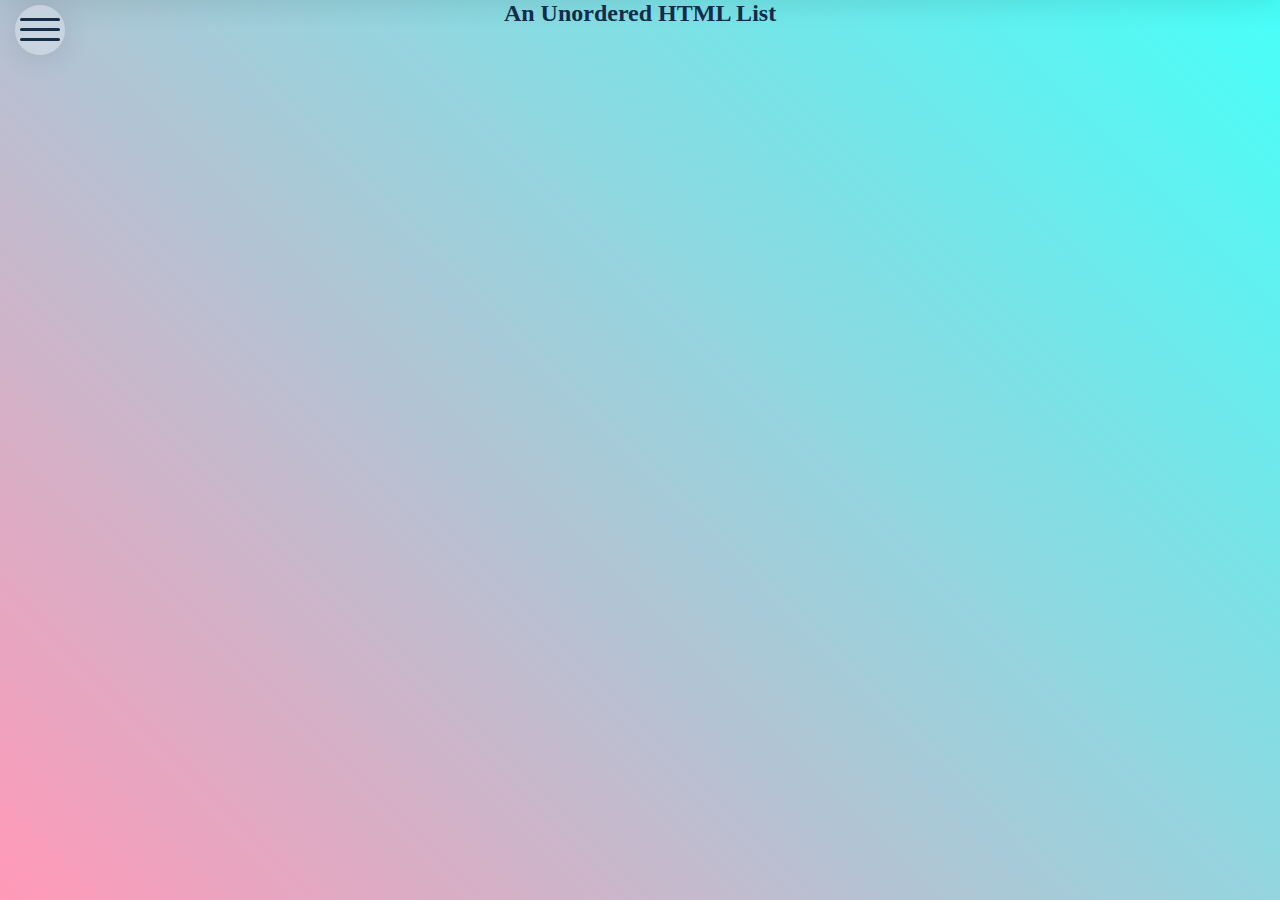
<file: day1-basic/index.html>
<!DOCTYPE html>
<html lang="en">
<head>
    <meta charset="UTF-8">
    <meta name="viewport" content="width=device-width, initial-scale=1.0">
    <title>My Magic Page</title>
    <link rel="stylesheet" href="style.css">
</head>
<body>
    <nav class="navigation">
        <input type="checkbox" name="checkbox" id="navigationCheckbox">
        <span id="burger"></span>
            <h2>An Unordered HTML List</h2>
            <!-- <dl>
                <dt>An Unordered HTML List</dt>
                    <dd>
                    </dd>
            </dl> -->
            <ul  class="nav-menu">
                <li>Coffee</li>
                <li>Tea</li>
                <li>Milk</li>
                <li>Eggs</li>
                <li>Meat</li>
            </ul>
    </nav>
    
    
    
    

</body>
</html>
</file>
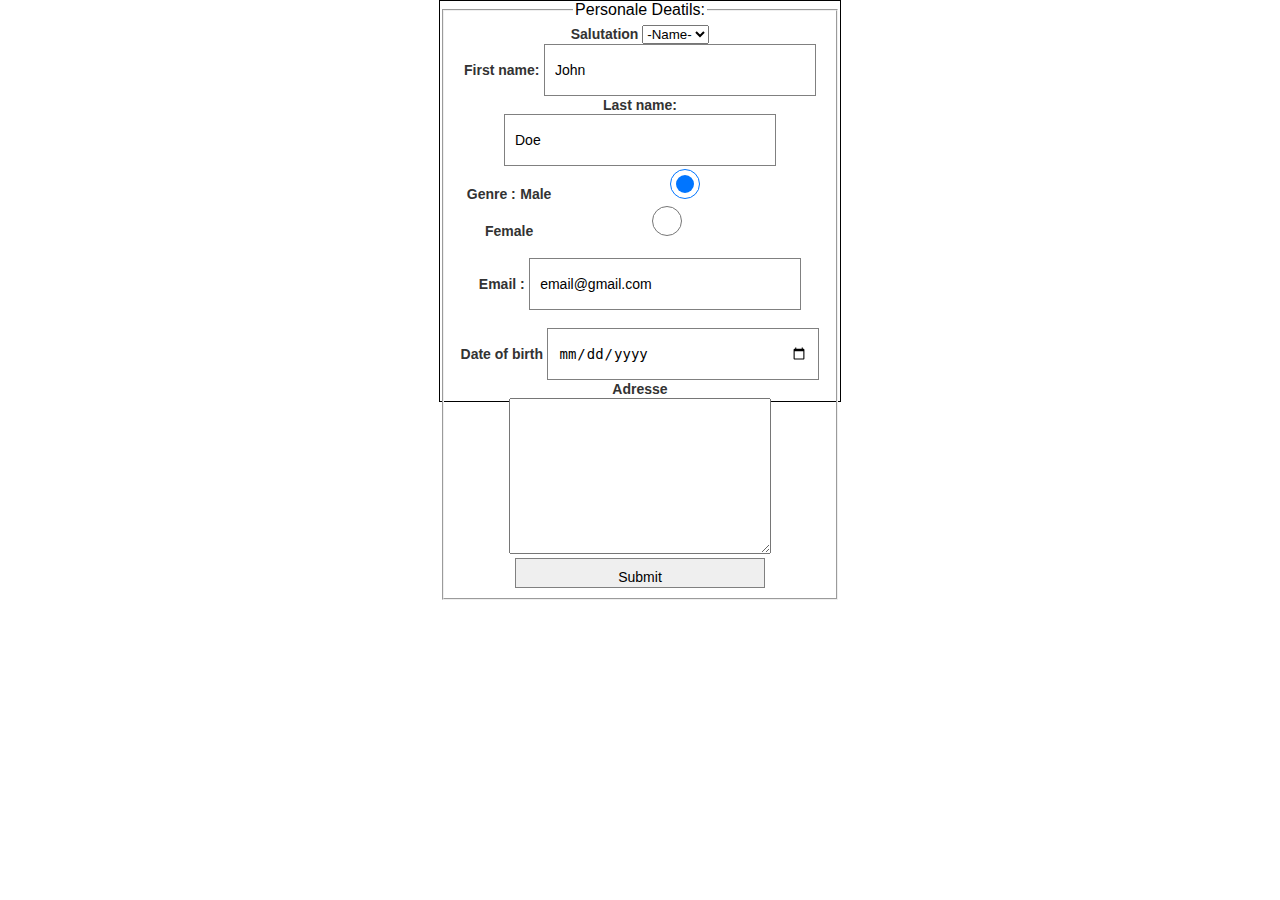
<file: Day3-CSS/index.html>
<!DOCTYPE html>
<html lang="en">
<head>
    <meta charset="UTF-8">
    <meta name="viewport" content="width=device-width, initial-scale=1.0">
    <title>sign-up page</title>
    <link rel="stylesheet" href="style.css">
</head>
<body>
<div class="container">
    <form action="/action_page.php">
        <fieldset>
          <legend>Personale Deatils:</legend>
          <label for="Salutation">Salutation
            <select name="" id="" >
                <option value="-Name-">-Name-</option>
            </select>
          </label>
          <br>
          <label for="fname">First name:</label>
          <input type="text" id="fname" name="fname" value="John"><br>
          <label for="lname">Last name:</label><br>
          <input type="text" id="lname" name="lname" value="Doe"><br>
          <label for="lname">Genre :</label>
            <label for="">Male
                <input type="radio" id="male" name="male" value="male" checked>
            </label>
            <label for="">
                 Female 
                <input type="radio" id="lname" name="male" value="female">
            </label>
          <br><br>
          <label for="">Email :</label>
          <input type="email" id="lname" name="lname" value="email@gmail.com"><br><br>
          <label for="">Date of birth</label>
          <input type="date" name="date" id=""><br>
          <label for="">Adresse</label><br>
          <textarea name="adresse" id="" cols="30" rows="10"></textarea><br>
          <input type="submit" value="Submit">
        </fieldset>
      </form>
    </div>
</body>
</html>
</file>
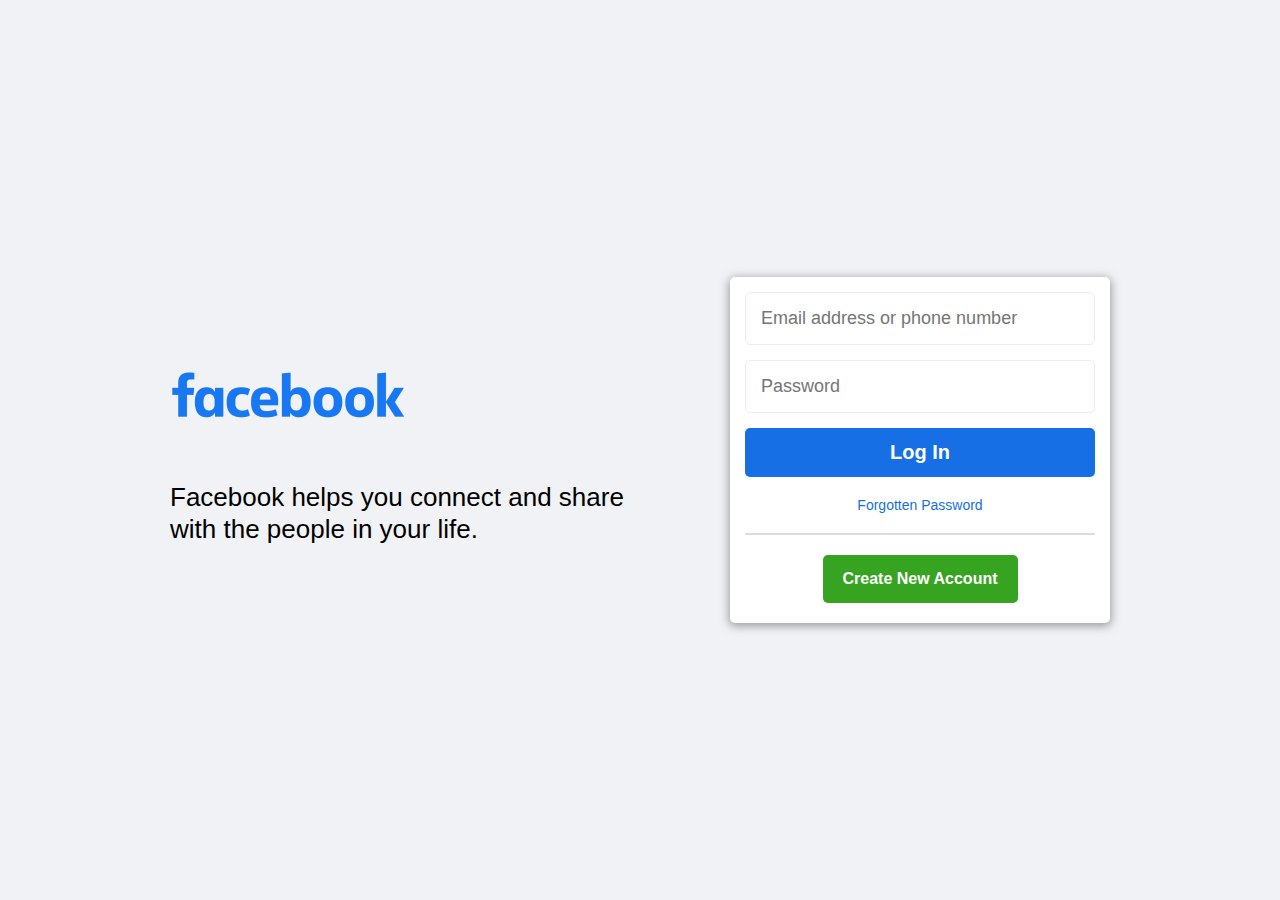
<file: day4-fb-page/index.html>
<!DOCTYPE html>
<html lang="en">
<head>
    <meta charset="UTF-8">
    <meta name="viewport" content="width=device-width, initial-scale=1.0">
    <title>Facebook- login Fom</title>
    <link rel="stylesheet" href="style.css">
</head>
<body>
    <div class="box">
        <div class="title-box">
          <img src="Facebook.png" alt="Facebook">
          <p>Facebook helps you connect and share with the people in your life.</p>
        </div>
        <div class="form-box">
          <form action="#">
            <input type="text" placeholder="Email address or phone number">
            <input type="password" placeholder="Password">
            <button type="submit">Log In</button>
            <a href="#">Forgotten Password</a>
          </form>
          <hr>
          <div class="create-btn">
            <a href="" target="_blank">Create New Account</a>
          </div>
        </div>
      </div>
</body>
</html>
</file>
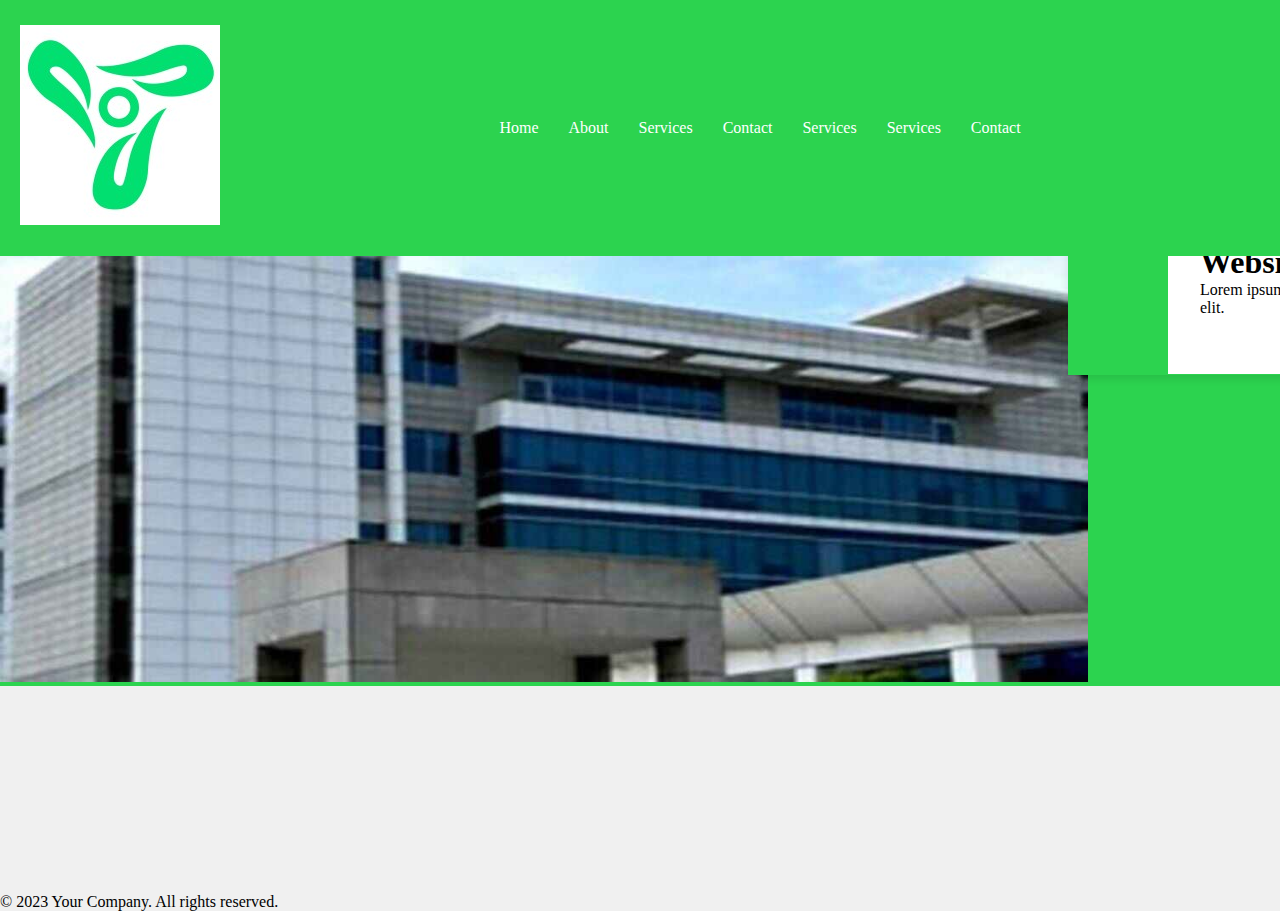
<file: day5-jbt/index.html>
<!DOCTYPE html>
<html lang="en">
<head>
  <meta charset="UTF-8">
  <meta name="viewport" content="width=device-width, initial-scale=1.0">
  <link rel="stylesheet" href="style.css">
  <title>Fixed NavBar</title>
</head>
<body>
  <header class="navbar" 
  style="padding-top: 25px;width: 100%;padding-left: 20px;padding-bottom: 25px;">
    <div class="logo">
      <img src="logo.jpg" alt="" srcset="">
    </div>
    <nav>
      <ul>
        <li><a href="#home">Home</a></li>
        <li><a href="#about">About</a></li>
        <li><a href="#services">Services</a></li>
        <li><a href="#contact">Contact</a></li>
        <li><a href="#services">Services</a></li>
        <li><a href="#services">Services</a></li>
        <li><a href="#contact">Contact</a></li>
      </ul>
    </nav>
  </header>

  <main>
    <section id="home">
        <div class="image-container"  style="background-color: #2cd34f;">
            <img src="bacgr.jpg" alt="Your Image" style="width: 85%;">
        </div>
        <div class="box">
            <h1>Welcome to Our Website</h1>
            <p>Lorem ipsum dolor sit amet, consectetur adipiscing elit.</p>
            <button>Learn More  <i class="fa-light fa-arrow-right-long"></i></button>
        </div> 
          <button  class="plus">+</button>
          <button  class="moins">-</button>
        <div class="social">

        </div>
    </section>
    <section id="about">
      <!-- Your content goes here -->
    </section>

    <section id="services">
    
    </section>

    <section id="contact">
      
    </section>
  </main>

  <footer>
    <p>&copy; 2023 Your Company. All rights reserved.</p>
  </footer>
  
</body>
</html>
</file>
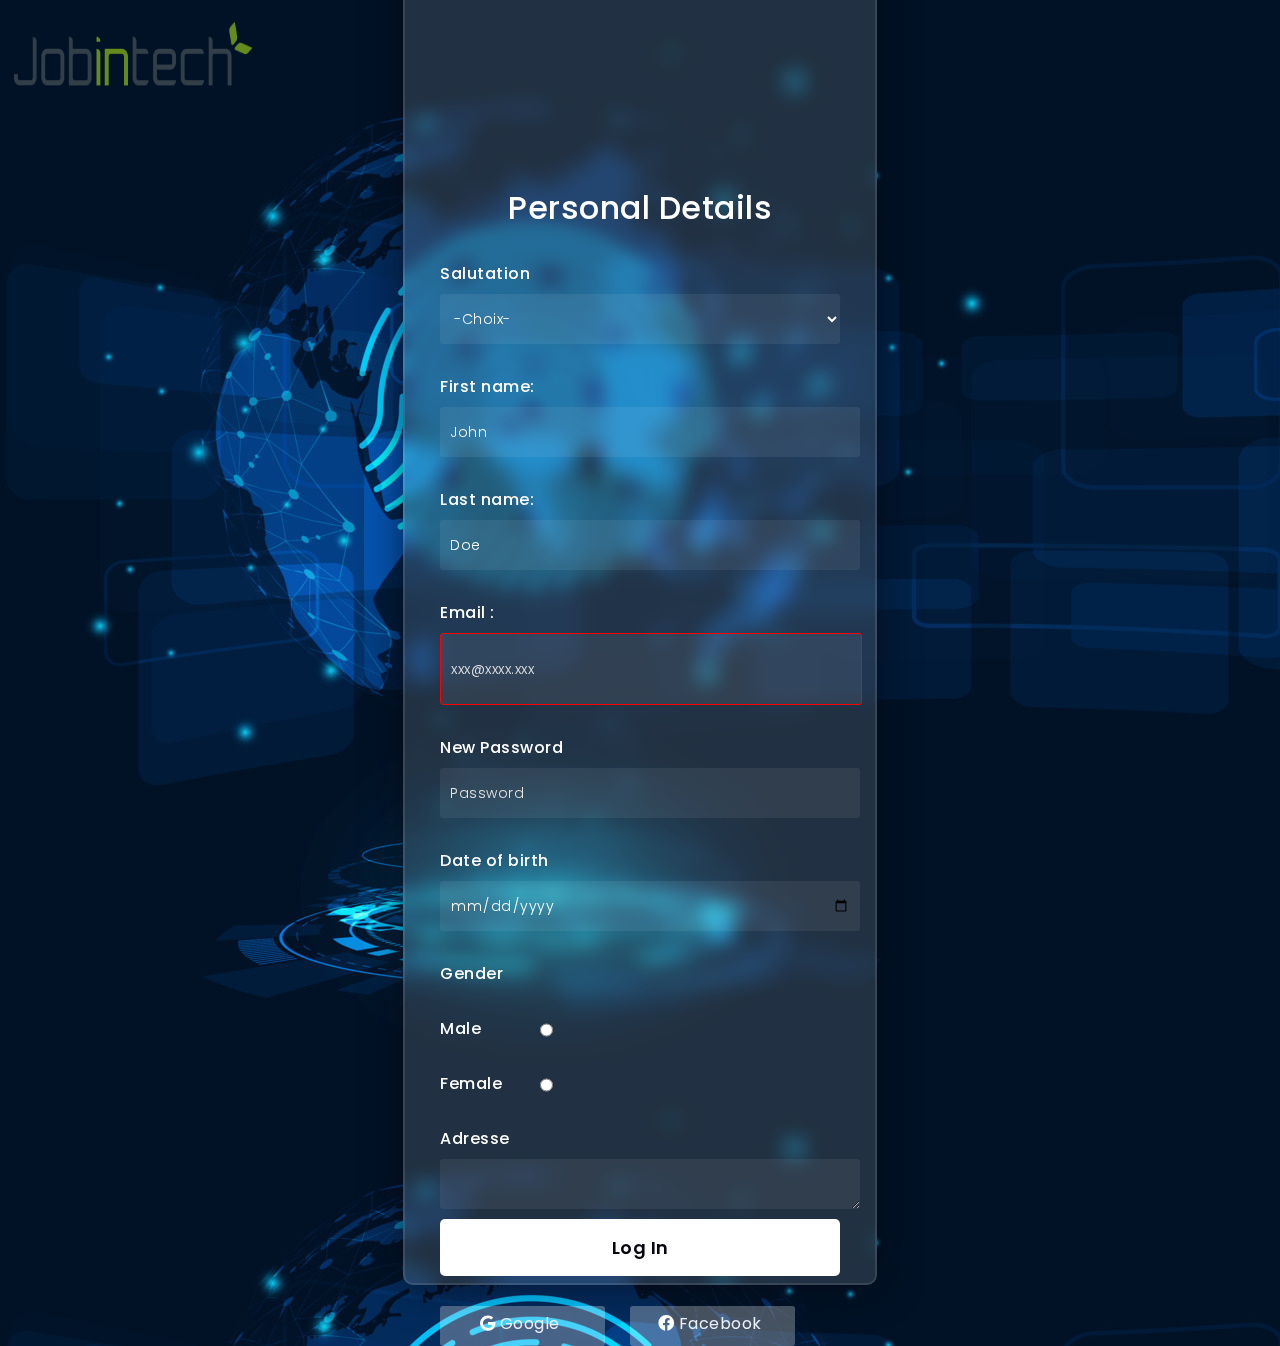
<file: Form-advance/index.html>
<!DOCTYPE html>
<html lang="en">
<head>
    <title>Formulaire Advanced </title>
    <link rel="preconnect" href="https://fonts.gstatic.com">
    <link rel="stylesheet" href="https://cdnjs.cloudflare.com/ajax/libs/font-awesome/5.15.4/css/all.min.css">
    <link href="https://fonts.googleapis.com/css2?family=Poppins:wght@300;500;600&display=swap" rel="stylesheet">
    <link rel="stylesheet" href="style.css">
</head>
<body>
    <img src="logo-in.png" alt="logo Jobintech">
    <form>
        <h3>Personal Details  </h3>
        <label for="Salutation"> Salutation
            <select name="" id="Salutation" >
                <option value="-Name-">-Choix-</option>
                <option value="-Name-">-Bonjour-</option>
                <option value="-Name-">-Bonsoir-</option>
            </select>
        </label>
        <label for="fname">First name:</label>
        <input type="text" id="fname" name="fname" value="John" placeholder="First Name" required>
        <label for="lname">Last name:</label>
        <input type="text" id="lname" name="lname" value="Doe" placeholder="Last Name" required>
        <label for="email">Email :</label>
        <input type="email" id="lname" name="lname" value=""  placeholder="xxx@xxxx.xxx" required>
        <label for="password">New Password</label><input type="password" placeholder="Password" id="password" required>
        <label for="">Date of birth</label><input type="date" name="date" id="" required>
        <div>
            <label for="Gender">Gender</label>
            <label for="">Male<input type="radio" name="male" id="Genre"></label>
            <label for="">Female<input type="radio" name="male" id="Genre"></label>
        </div>
        <label for="">Adresse</label>
          <textarea name="adresse" id="" cols="30" rows="30"></textarea>
        <button>Log In</button>
        <div class="social">
          <div class="go"><i class="fab fa-google"></i>Google</div>
          <div class="fb"><i class="fab fa-facebook"></i>Facebook</div>
        </div>
    </form>
</body>
</html>
</file>
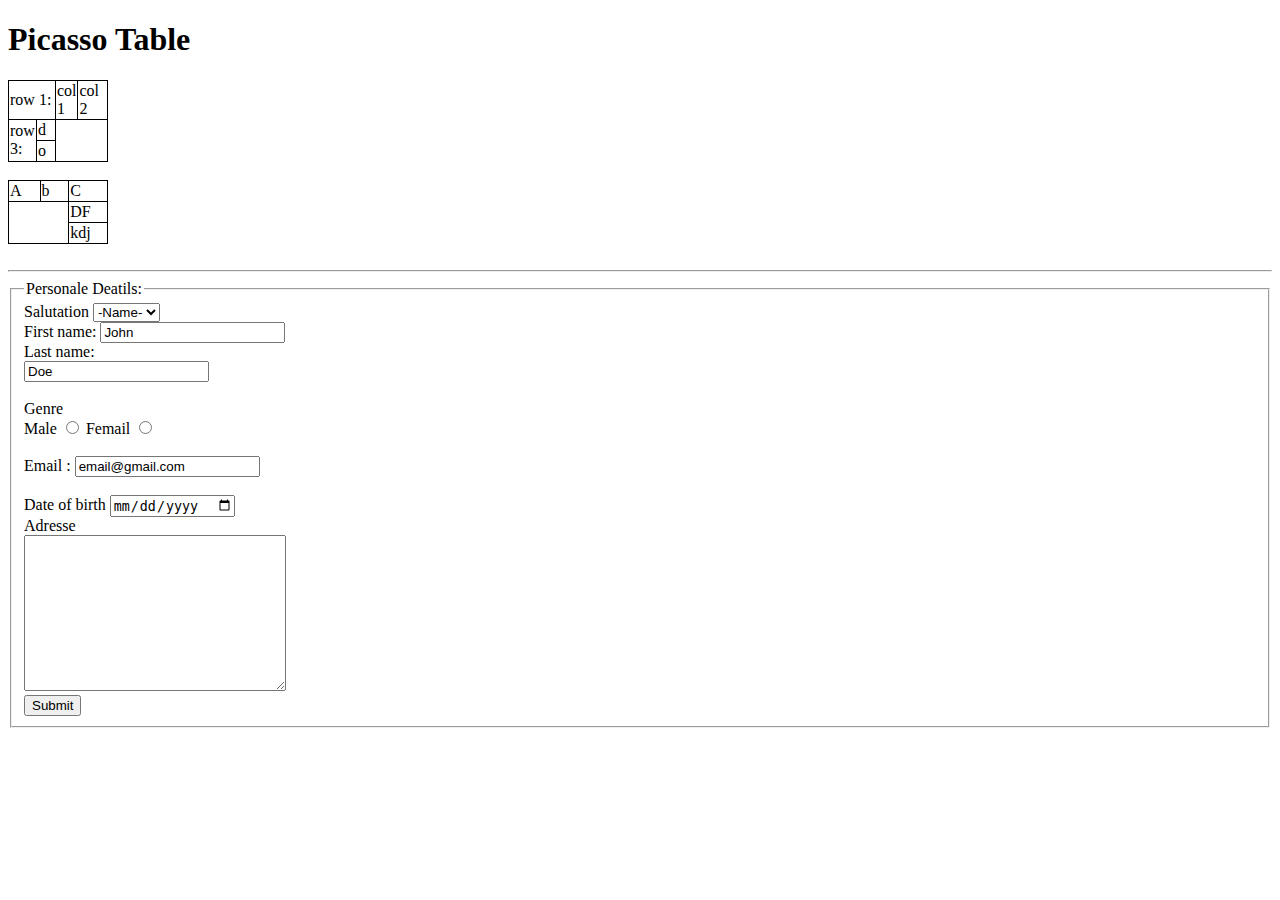
<file: Day 2 -table and form/Day2-challange.html>
<!DOCTYPE html>
<html lang="en">
<head>
    <meta charset="UTF-8">
    <meta name="viewport" content="width=device-width, initial-scale=1.0">
    <title>Picasso Table / Signup Form</title>
    <style>
        table, th, td {
            border: 1px solid black;
            border-collapse: collapse;
            width: 100px;
         }
    </style>
</head>
<body>
    <h1>Picasso Table</h1> 
    <table>
        <tr>
          <td colspan="3">row 1:</td>
          <td colspan="3">col 1</td>
          <td>col 2</td>
        </tr>
        <tr>
            <td colspan="2"  rowspan="2">row 3:</td>
            <td>d</td>
        </tr>
        <tr>
            <td>o</td>
        </tr>
 </table>
    <br>
        <table >
            <tr>
                <td>A</td>
                <td>b</td>
                <td>C</td>
            </tr>
            <tr>
                <td colspan="2" rowspan="2">&nbsp;</td>
                <td>DF</td>
            </tr>
            <tr>
            <!-- <td> from prev <tr> here with colspan="2" and rowspan="2" -->
            <td>kdj</td>
            </tr>
        </table>
<br>

<hr>
<form action="/action_page.php">
    <fieldset>
      <legend>Personale Deatils:</legend>
      <label for="Salutation">Salutation
        <select name="" id="" >
            <option value="-Name-">-Name-</option>
        </select>
      </label><br>
      <label for="fname">First name:</label>
      <input type="text" id="fname" name="fname" value="John"><br>
      <label for="lname">Last name:</label><br>
      <input type="text" id="lname" name="lname" value="Doe"><br><br>
      <label for="lname">Genre </label><br>
      <label for="">Male</label>
      <input type="radio" id="lname" name="male" value="male">
      <label for="">Femail
      </label>
      <input type="radio" id="lname" name="female" value="female">
      <br><br>
      <label for="">Email :</label>
      <input type="email" id="lname" name="lname" value="email@gmail.com"><br><br>
      <label for="">Date of birth</label>
      <input type="date" name="date" id=""><br>
      <label for="">Adresse</label><br>
      <textarea name="adresse" id="" cols="30" rows="10"></textarea><br>
      <input type="submit" value="Submit">
    </fieldset>
  </form>
</body>
</html>
</file>
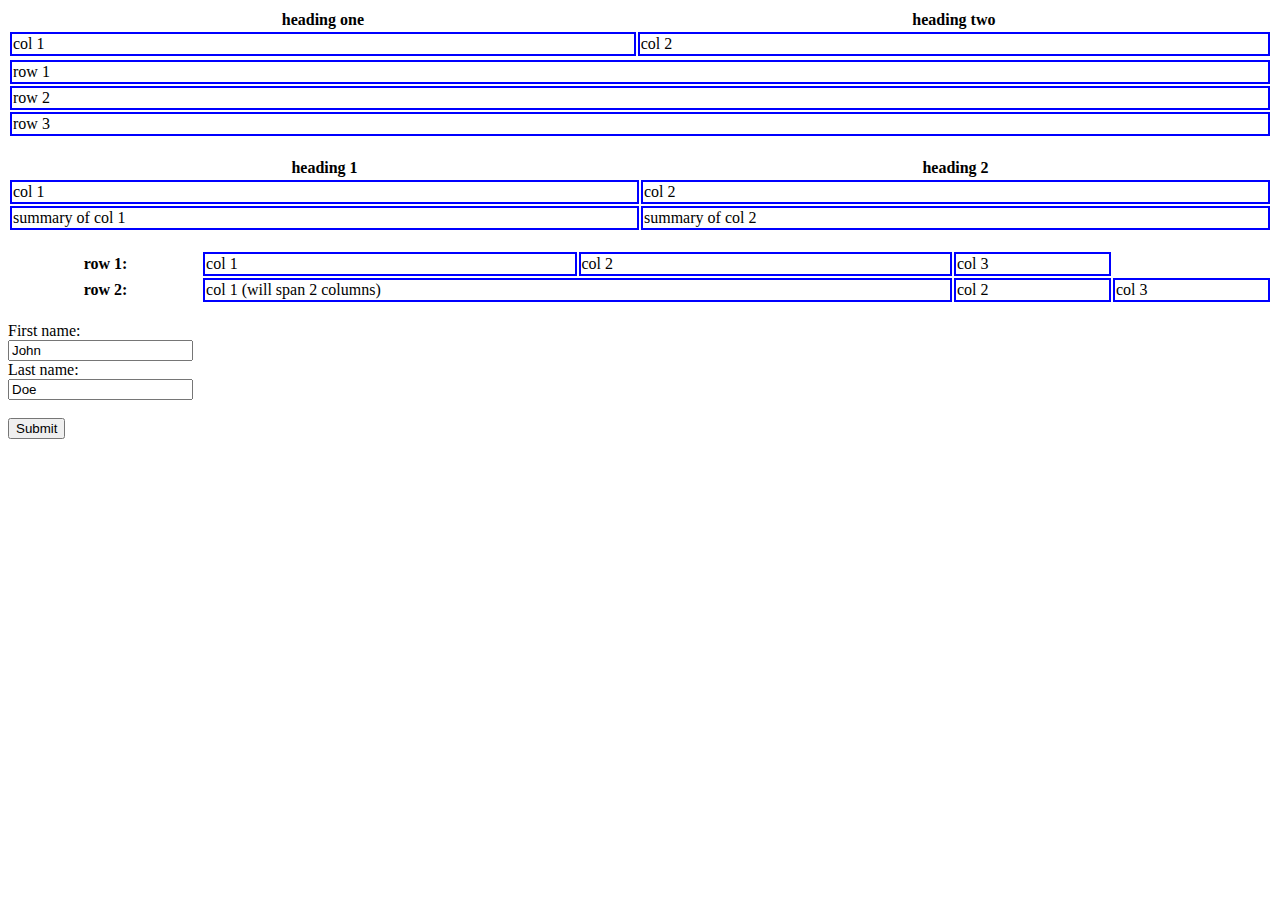
<file: Day 2 -table and form/table.html>
<!DOCTYPE html>
<html lang="en">
<head>
    <meta charset="UTF-8">
    <meta name="viewport" content="width=device-width, initial-scale=1.0">
    <title>Tabke and Form</title>
    <style>
        .table,tr,td {
            border: 2px solid black;
            border-collapse: collapse;
            border-color:blue;
        }
    </style>
</head>
<body>
        <table style="width: 100%;">
            <thead>
            <tr>
                <th>heading one</th>
                <th>heading two</th>
            </tr>
            </thead>
            <tbody>
            <tr>
                <td>col 1</td>
                <td>col 2</td>
            </tr>
            </tbody>
        </table>
        <table style="width: 100%;" >
            <tbody>
            <tr>
                <td>row 1</td>
            </tr>
            <tr>
                <td>row 2</td>
            </tr>
            <tr>
                <td>row 3</td>
            </tr>
            </tbody>
        </table>
        <br>
        <table style="width: 100%;">
            <thead>
              <tr>
                <th>heading 1</th>
                <th>heading 2</th>
              </tr>
            </thead>
            <tbody>
              <tr>
                <td>col 1</td>
                <td>col 2</td>
              </tr>
            </tbody>
            <tfoot>
              <tr>
                <td>summary of col 1</td>
                <td>summary of col 2</td>
              </tr>
            </tfoot>
        </table>
        <br>
        <table style="width: 100%;">
            <tr>
              <th>row 1:</th>
              <td>col 1</td>
              <td>col 2</td>
              <td>col 3</td>
            </tr>
            <tr>
              <th>row 2:</th>
              <td colspan="2">col 1 (will span 2 columns)</td>
              <td>col 2</td>
              <td>col 3</td>
            </tr>
        </table>
        <br>
        <form action="/action_page.php" target="_blank" method="get"  autocomplete="on">
            <label for="fname">First name:</label><br>
            <input type="text" id="fname" name="fname" value="John"><br>
            <label for="lname">Last name:</label><br>
            <input type="text" id="lname" name="lname" value="Doe"><br><br>
            <input type="submit" value="Submit">
        </form>

</body>
</html>
</file>
<file: day1-basic/style.css>
* {
	margin: 0;
	padding: 0;
	box-sizing: border-box;
}
html {
	scroll-behavior: smooth;
}
li {
	list-style-type: disc;
}

body{
	background: linear-gradient(45deg, #FF99B8, #47FFF9) fixed;
	text-align:center;
	color: #152E4C;
}
section {
	margin: 20vh 15vw;
	padding: 50px;
	background: rgba(255, 255, 255, 0.2);
	border-radius: 16px;
	box-shadow: 0 4px 30px rgba(0, 0, 0, 0.1);
	backdrop-filter: blur(5px);
	-webkit-backdrop-filter: blur(5px);
	border: 1px solid rgba(255, 255, 255, 0.3);
}
h1{
	margin-bottom: 50px;
}
.navigation input {
	opacity: 0;
	cursor: pointer;
	position: fixed;
	top: 10px;
	left: 20px;
	z-index: 3;
	width: 40px;
	height: 40px;
}
.navigation::before {
	position: fixed;
	top: 5px;
	left: 15px;
	content: '';
	width: 50px;
	height: 50px;
	border-radius: 50%;
	background: rgba(255, 255, 255, 0.3);
	box-shadow: 0 4px 30px rgba(0, 0, 0, 0.1);
	backdrop-filter: blur(19.4px);
	-webkit-backdrop-filter: blur(19.4px);
	z-index: 2;
}

#burger {
	position: fixed;
	z-index: 2;
	top: 28px;
	left: 20px;
	height: 3px;
	width: 40px;
	border-radius: 4px;
	background-color: #152E4C;
	transition: 0.3s;
}

#burger::after,
#burger::before {
	position: absolute;
	content: '';
	right: 0;
	height: 3px;
	width: 40px;
	border-radius: 4px;
	background-color: #152E4C;
	transition: 0.3s;
}

#burger::after {
	top: 10px;
}

#burger::before {
	bottom: 10px;
}

.navigation input:checked~#burger {
	transform: rotate(90deg);
	left: 25px;
	width: 30px;
}

.navigation input:checked~#burger::after {
	transform: translate(-12px, -4px) rotate(45deg);
	width: 20px;
}

.navigation input:checked~#burger::before {
	transform: translate(-12px, 4px) rotate(-45deg);
	width: 20px;
}


.navigation .nav-menu {
	position: fixed;
	top: 0;
	z-index: 1;
	width: 100vw;
	height: 60px;

	background: rgba(255, 255, 255, 0.34);
	box-shadow: 0 4px 30px rgba(0, 0, 0, 0.1);
	backdrop-filter: blur(19.4px);
	-webkit-backdrop-filter: blur(19.4px);

	display: flex;
	justify-content: space-evenly;
	align-items: center;
	transform: translateY(-100%);
	transition: 0.3s;
}

.navigation .nav-menu a {
	position: relative;
	text-decoration: none;
	text-transform: uppercase;
	color: #152E4C;
}

.navigation .nav-menu a::before {
	content: '';
	position: absolute;
	bottom: 0;
	right: 50%;
	width: 0px;
	height: 1px;
	background-color: #152e4cb7;
	transition: 0.3s;
}

.navigation .nav-menu a:hover::before {
	width: 100%;
	right: 0;
}

.navigation input:checked~.nav-menu {
	transform: none;
}


@media screen and (max-width: 767px) {

	.navigation::before {
		left: 5px;
	}

	.navigation input {
		left: 10px;
	}

	#burger {
		left: 10px;
	}

	.navigation input:checked~#burger {
		transform: none;
		left: 17px;
	}

	.navigation .nav-menu {
		transform: translateX(-100%);
		width: 300px;
		height: 400px;
		padding: 30px;
		border-bottom-right-radius: 100px;
		display: flex;
		flex-direction: column;

		background: rgba(255, 255, 255, 0.34);
		box-shadow: 0 4px 30px rgba(0, 0, 0, 0.1);
		backdrop-filter: blur(19.4px);
		-webkit-backdrop-filter: blur(19.4px);
	}
}
</file>
<file: Day3-CSS/style.css>
body {
    font-family: sans-serif;
    margin: 0;
    padding: 0;
  }
  .container {
    width: 400px;
    height: 400px;
    border: 1px solid black;
    margin: 0 auto;
    text-align: center;
  }
  
  h1 {
    font-size: 24px;
    font-weight: bold;
    color: #333;
  }
  
  p {
    font-size: 16px;
    font-weight: normal;
    color: #666;
  }
  
  input {
    width: 250px;
    height: 30px;
    border: 1px solid gray;
    padding: 10px;
    font-size: 14px;
  }
  
  label {
    font-size: 14px;
    font-weight: bold;
    color: #333;
  }
  
  button {
    width: 100px;
    height: 30px;
    background-color: #333;
    color: white;
    font-size: 14px;
    cursor: pointer;
  }
</file>
<file: day4-fb-page/style.css>
body {
    padding: 0;
    margin: 0;
    background: #f0f2f5;
    font-family: Arial, sans-serif;
}
.box {
    display: flex;
    justify-content: center;
    align-items: center;
    width: 100%;
    height: 100vh;
}
.title-box {
    width: 500px;
}
.title-box img {
    width: 235px;
    margin-bottom: -10px;
}
.title-box p {
    color: #000;
    font-size: 26px;
    font-weight: normal;
    line-height: 32px;
}
.form-box {
    width: 350px;
    padding: 15px;
    text-align: center;
    border-radius: 5px;
    background: #fff;
    margin-left: 60px;
    box-shadow: 0px 2px 10px 1px rgba(71, 71, 71, 0.52);
}
.form-box input {
    width: 100%;
    margin-bottom: 15px;
    padding: 15px;
    font-size: 18px;
    box-sizing: border-box;
    border: 1px solid #eeebeb;
    border-radius: 5px;
    outline: none;
}
.form-box input:focus {
    box-shadow: 0px 0px 1px 1px rgb(22, 111, 229);
}
.form-box button {
    width: 100%;
    margin-bottom: 15px;
    color: #fff;
    font-size: 20px;
    font-weight: 600;
    border-radius: 5px;
    border: none;
    padding: 13px 0;
    cursor: pointer;
    background: #166fe5;
}
.form-box button:hover {
    background: #1877f2;
}
.form-box a {
    color: #166fe5;
    font-size: 14px;
    text-decoration: none;
    margin-top: 5px;
    margin-bottom: 20px;
    display: block;
}
.form-box a:hover {
    text-decoration: underline;
}
.form-box hr {
    border: 1px solid #dadde1;
    margin-bottom: 15px;
}
.form-box .create-btn a {
    color: #fff;
    font-size: 16px;
    text-decoration: none;
    padding: 15px 20px;
    border-radius: 5px;
    background: #36a420;
    font-weight: 600;
    display: inline-block;
    margin-bottom: 5px;
}
.form-box .create-btn a:hover {
    background: #42b72a;
}
</file>
<file: Form-advance/style.css>
body{
    background-image: url('back-singup.jpg');
}
img{
    position: relative;
    float: left;
    width:  250px;
    height: 100px;
    background-position: 60% 50%;
    background-repeat:   no-repeat;
    background-size:     cover;
}
.background{
    width: 430px;
    height: 520px;
    position: absolute;
    transform: translate(-50%,-50%);
    left: 50%;
    top: 50%;
}

form{
    height: 590px;
    width: 400px;
    background-color: rgba(255,255,255,0.13);
    position: absolute;
    transform: translate(-50%,-50%);
    top: 50%;
    left: 50%;
    border-radius: 10px;
    backdrop-filter: blur(10px);
    border: 2px solid rgba(255,255,255,0.1);
    box-shadow: 0 0 40px rgba(8,7,16,0.6);
    padding: 538px 35px;
}
form *{
    font-family: 'Poppins',sans-serif;
    color: #ffffff;
    letter-spacing: 0.5px;
    outline: none;
    border: none;
}
form h3{
    font-size: 32px;
    font-weight: 500;
    line-height: 42px;
    text-align: center;
}

label{
    display: block;
    margin-top: 30px;
    font-size: 16px;
    font-weight: 500;
}
input{
    display: block;
    height: 50px;
    width: 100%;
    background-color: rgba(255,255,255,0.07);
    border-radius: 3px;
    padding: 0 10px;
    margin-top: 8px;
    font-size: 14px;
    font-weight: 300;
}
input[type="email"] {
    height: 50px;
    width: 100%;
    border: 1px solid gray;
    padding: 10px;
    font-size: 14px;
  }
input[type="email"]:valid {
    border-color: green;
  }
input[type="email"]:invalid {
    border-color: red;
  }
#Genre{
    width: auto;
    position: absolute;
    width: auto;
    margin-left: 100px;
    margin-top: -36px;
}
div{
    width: auto;
    position: relative;
}
#Salutation{
    display: block;
    height: 50px;
    width: 100%;
    background-color: rgba(255,255,255,0.07);
    border-radius: 3px;
    padding: 0 10px;
    margin-top: 8px;
    font-size: 14px;
    font-weight: 300;
}
textarea{
    display: block;
    height: 50px;
    width: 100%;
    background-color: rgba(255,255,255,0.07);
    border-radius: 3px;
    padding: 0 10px;
    margin-top: 8px;
    font-size: 14px;
    font-weight: 300;
}
::placeholder{
    color: #e5e5e5;
}
button{
    margin-top: 10px;
    width: 100%;
    background-color: #ffffff;
    color: #080710;
    padding: 15px 0;
    font-size: 18px;
    font-weight: 600;
    border-radius: 5px;
    cursor: pointer;
}
.social{
  margin-top: 30px;
  display: flex;
}
.social div{
  background: red;
  width: 150px;
  border-radius: 3px;
  padding: 5px 10px 10px 5px;
  background-color: rgba(255,255,255,0.27);
  color: #eaf0fb;
  text-align: center;
}
.social div:hover{
  background-color: rgba(255,255,255,0.47);
}
.social .fb{
  margin-left: 25px;
}
.social i{
  margin-right: 4px;
}
</file>
<file: day5-jbt/style.css>
/* Apply a CSS reset to remove default margin and padding on elements */
body, h1, h2, h3, p, ul, li {
    margin: 0;
    padding: 0;
  }
  
  /* Set a background color for the entire page */
  body {
    background-color: #f0f0f0;
  }
  
  /* Style the fixed navbar */
  header.navbar {
    position: fixed;
    top: 0;
    left: 0;
    width: 100%;
    background-color:#2cd34f;
    color: #fff;
    padding: 10px 20px;
    display: grid;
    grid-template-columns: auto 1fr; /* First column for logo, second column for nav */
    justify-items: center; /* Center the grid items horizontally */
    align-items: center;
    z-index: 1000; /* Ensure the navbar stays above other content */
  }
  
  header.navbar .logo {
    font-size: 24px;
    font-weight: bold;
  }
  
  header.navbar nav ul {
    list-style: none;
    display: flex;
  }
  
  header.navbar nav li {
    margin: 0 15px;
  }
  
  header.navbar nav a {
    text-decoration: none;
    color: #fff;
  }
  
  /* Add padding to the top of the main content to prevent it from being overlapped by the fixed navbar */
  main {
    padding-top: 70px; /* Adjust this value based on your header's height */
  }
  
.item4 { grid-area: right; }
.box{
padding: 38px;
padding-left: 38px;
background-color: #fff;
box-shadow: 0 4px 8px rgba(0, 0, 0, 0.1);
max-width: 400px;
top: -518px;
right: -1068px;
width: 339px;
height: 129px;
border: 1px solid #fff;
position: relative;
padding-left: 32px;
margin-right: 3px;
border-left-width: 100px;
border-color: #2cd34f;
  }
/* Style the button */
button {
    
        padding: 10px 20px;
        font-size: 18px;
        background-color: #2cd34f;
        color: #fff;
        border: none;
        cursor: pointer;
        box-shadow: 0 2px 4px rgba(0, 0, 0, 0.2);
        top: 183PX;
        right: 112px;
        position: absolute;
  }

.plus{
  padding: 10px 20px;
  padding-top: 10px;
  padding-right: 20px;
  padding-bottom: 10px;
  padding-left: 20px;
font-size: 18px;
background-color: #2cd34f;
color: #fff;
border: none;
cursor: pointer;
box-shadow: 0 2px 4px rgba(0, 0, 0, 0.2);
top: 330PX;
right: 1404px;
position: absolute;
border-radius: 50%;
}

.moins{
  padding-top: 10px;
  padding-right: 26px;
  padding-bottom: 15px;
  padding-left: 20px;
  font-size: 18px;
  background-color: #2cd34f;
  color: #fff;
  border: none;
  cursor: pointer;
  box-shadow: 0 2px 4px rgba(0, 0, 0, 0.2);
  top: 390PX;
  right: 1406px;
  position: absolute;
  border-radius: 50%;
}
</file>
